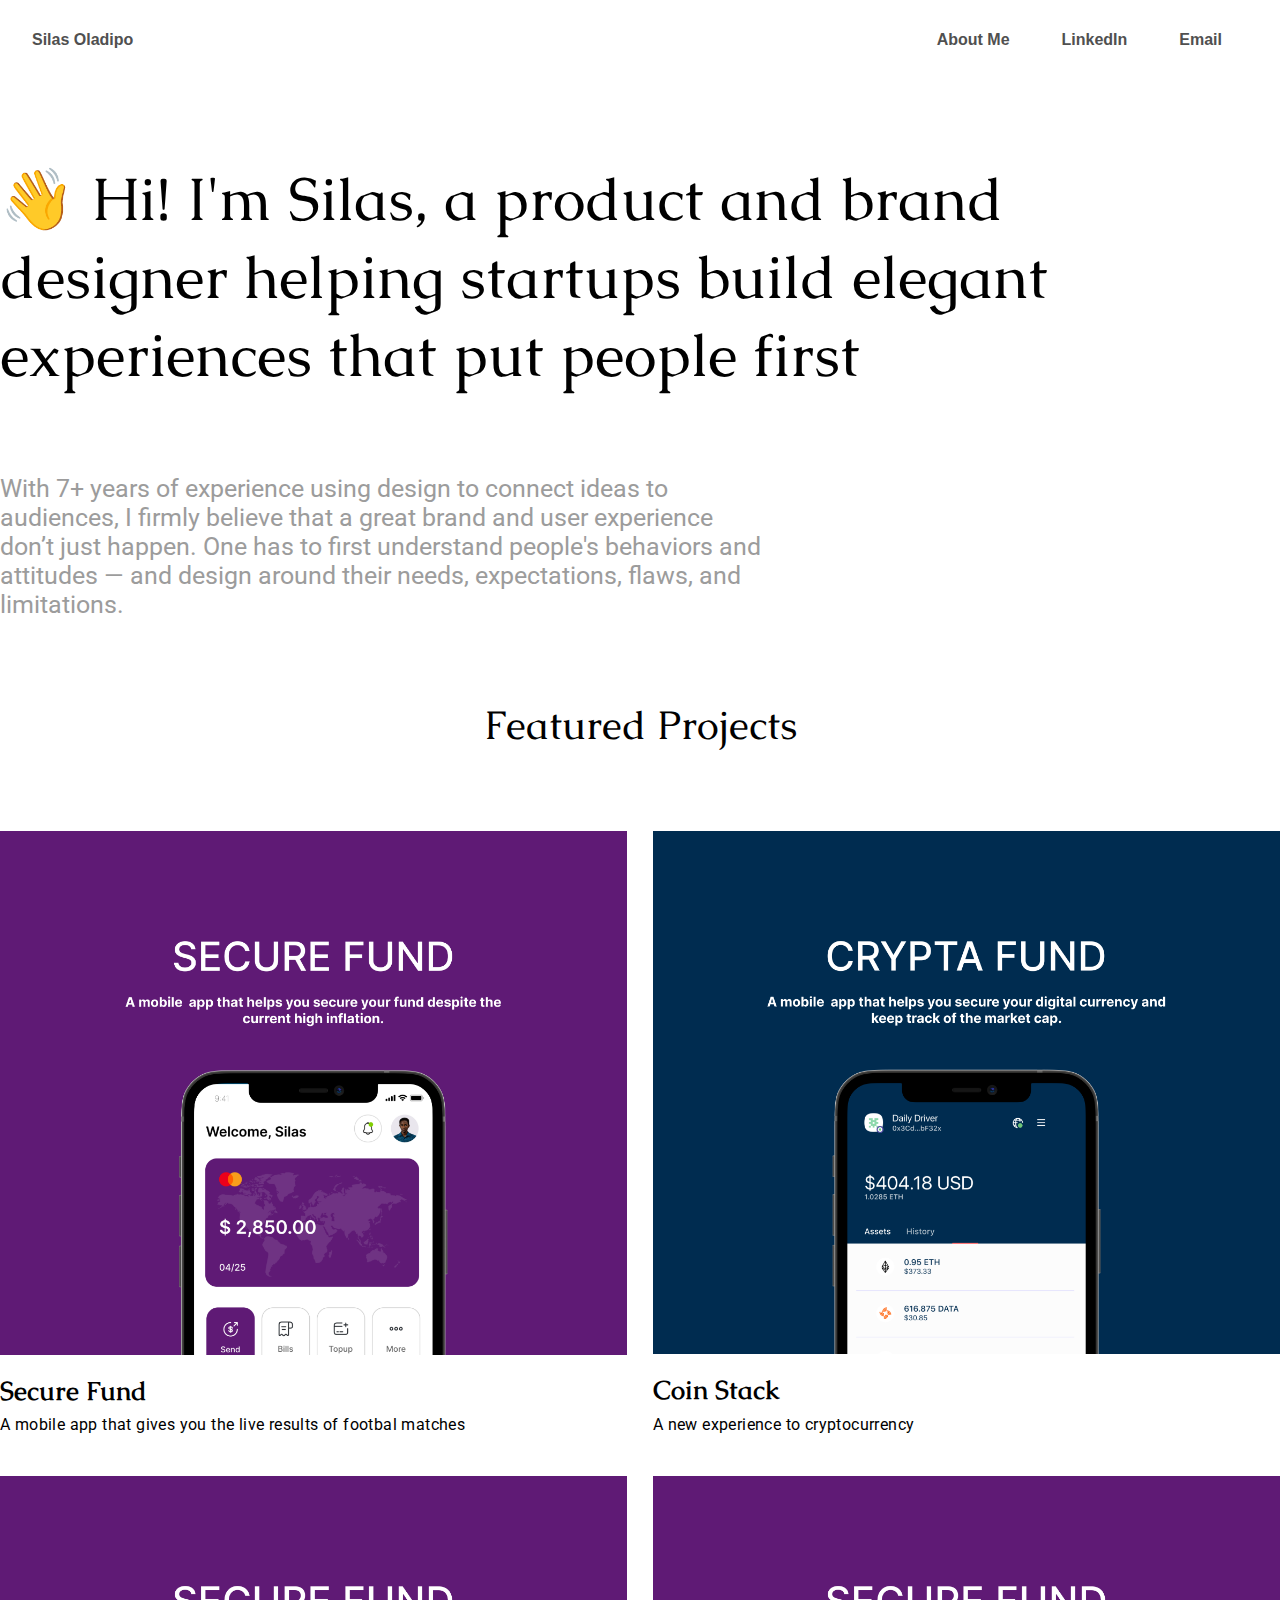
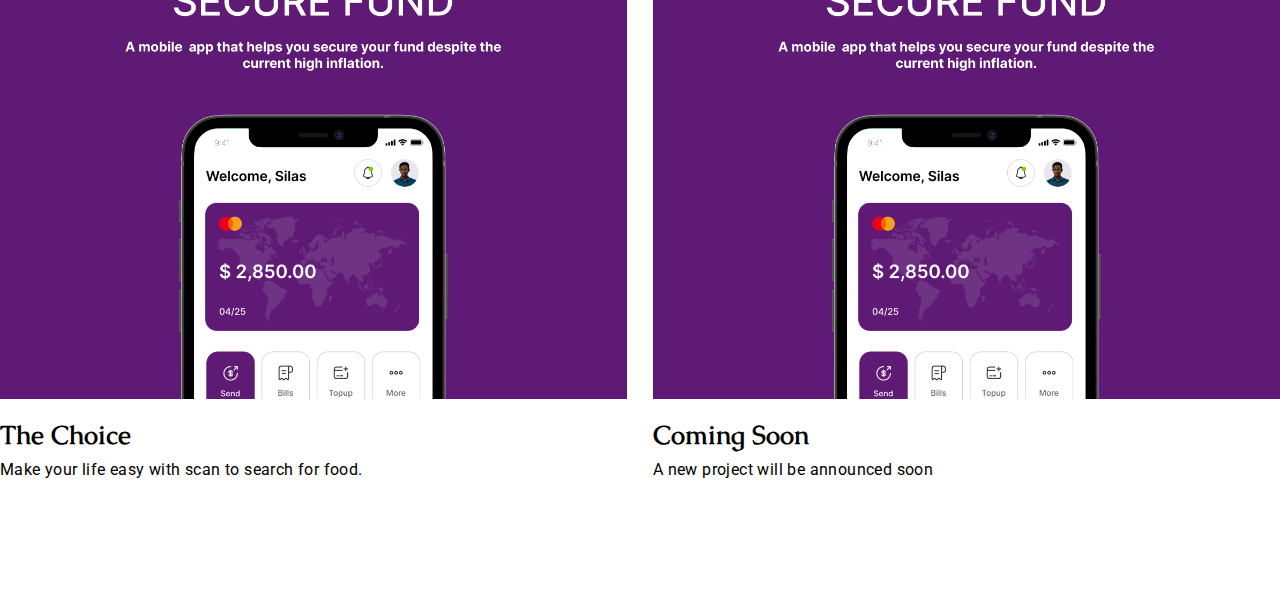
<file: index.html>
<!DOCTYPE html>
<html lang="en">
<head>
    <meta charset="UTF-8">
    <meta http-equiv="X-UA-Compatible" content="IE=edge">
    <meta name="viewport" content="width=device-width, initial-scale=1.0">
    <link rel="stylesheet" href="main.css">
    <title>Product Designer Portfolio</title>
</head>
<body>
    <header>
        <div class="container">

       
        <div class="name"><a href="#">Silas Oladipo</a></div>
        
           

        
        <input type="checkbox" id="check">
        <label for="check" class="menu-btn">
            
                <span></span>
                <span></span>
                <span></span>
           
            </label>
            <ul class="menu">
                <li><a href="#"> About Me</a></li>
                <li><a href="#"> LinkedIn</a></li>
                <li><a href="#"> Email</a></li>
            </ul>
        </div>
    </header>
    <section>
        <div class="intro1">
            👋 Hi! I'm Silas, a product and brand designer helping startups build elegant experiences that put people first
        </div>
       
        </section>
        <section>
            <div  class="intro2">With 7+ years of experience using design to connect ideas to audiences, I firmly believe that a great brand and user experience don’t just happen. One has to first understand people's behaviors and attitudes — and design around their needs, expectations, flaws, and limitations.
            </div>
    </section>


     <section class="projects">
        <div class="featuretxt">Featured Projects</div>
        <div class="works">
            <div class="work">
                <div  class="cover">
                   <a href="case-study/case1.html"> <img  src="./img/1.png" alt="work"></a>
                </div>
                <div class="work-info">
                    <h1>Secure Fund</h1>
                    <p>A mobile app that gives you the live results of footbal matches</p>
                      </div>
            </div>
            <div class="work">
                <div class="cover">
                    <a href="case-study/case2.html"> <img  src="./img/2.png" alt="work"></a>
                </div>
                <div class="work-info">
                    <h1>Coin Stack</h1>
                    <p>A new experience to cryptocurrency</p>
                     </div>
            </div>
            <div class="work">
                <div class="cover">
                    <a href="case-study/case3.html"> <img  src="./img/3.png" alt="work"></a>
                </div>
                <div class="work-info">
                    <h1>The Choice</h1>
                    <p>Make your life easy with scan to search for food.</p>
                     </div>
            </div>
            <div class="work">
                <div class="cover">
                    <a href="case-study/case4.html"> <img  src="./img/4.png" alt="work"></a>
                </div>
                <div class="work-info">
                    <h1>Coming Soon</h1>
                    <p>A new project will be announced soon</p>
                     </div>
            </div>
        </div>
    </section>
    <script src="main.js"></script>
</body>
</html>
</file>
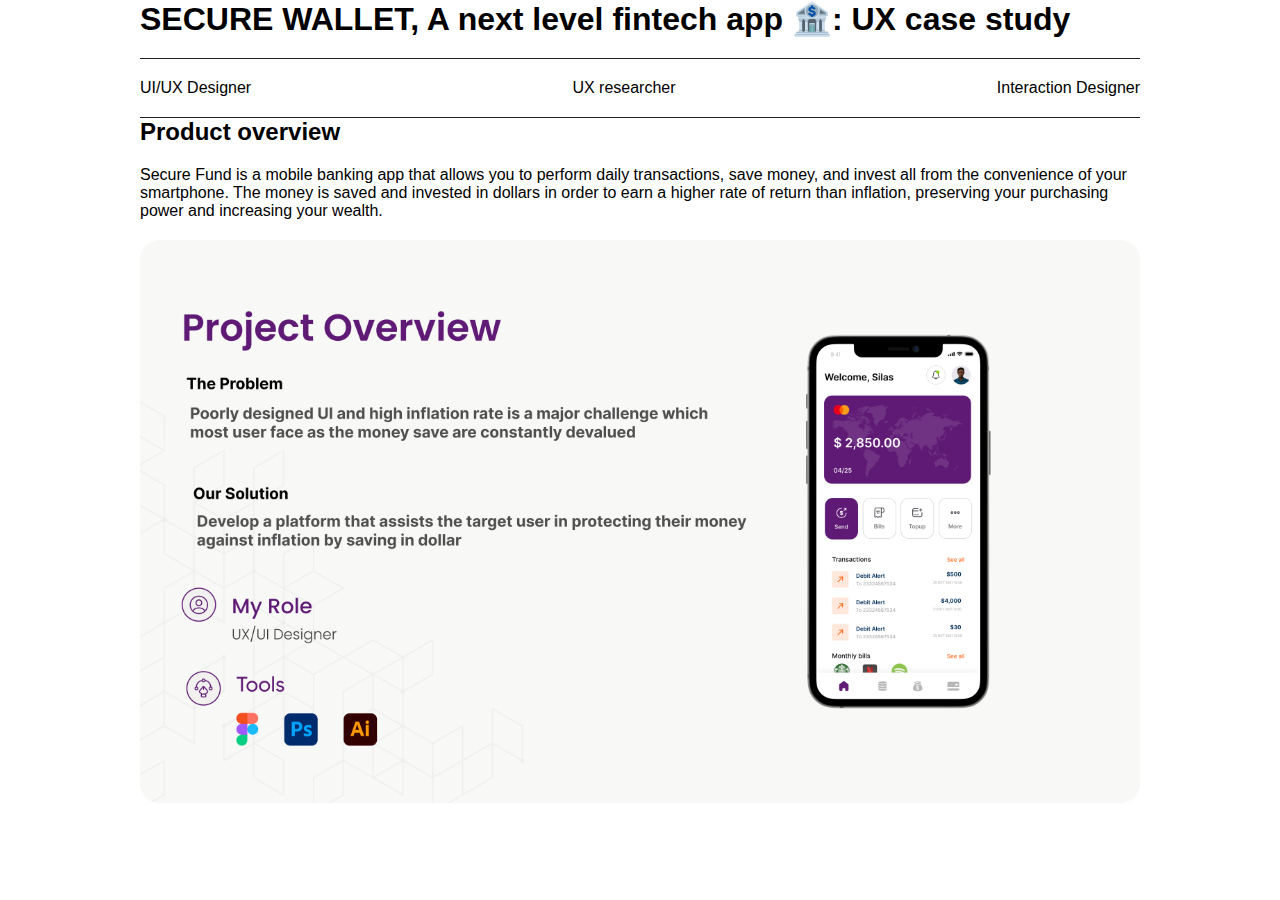
<file: case1.html>
<!DOCTYPE html>
<html lang="en">
<head>
    <meta charset="UTF-8">
    <meta http-equiv="X-UA-Compatible" content="IE=edge">
    <meta name="viewport" content="width=device-width, initial-scale=1.0">
    <link rel="stylesheet" href="case.css">
    <title>Document</title>
</head>
<body>
    <div class="container">
        <h1>SECURE WALLET, A next level fintech app 🏦: UX case study</h1>
        <div class="roles-line1"></div>
        <div class="role-list"><ul>
            <li>UI/UX Designer</li>
            <li>UX researcher</li>
            <li>Interaction Designer</li>
        </ul></div>
        <div class="roles-line2"></div>
        
        <h2>Product overview</h3>
            <p>Secure Fund is a mobile banking app that allows you 
                to perform daily transactions, save money, and invest 
                all from the convenience of your smartphone. The money 
                is saved and invested in dollars in order to earn a higher 
                rate of return than inflation, preserving your purchasing 
                power and increasing your wealth.
            </p>
                <img  src="./img/case1/1.jpg" alt="work">    
    </div>
    </body>
</html>
</file>
<file: main.css>
@import url('https://fonts.googleapis.com/css2?family=Caudex&family=Roboto:ital,wght@0,100;0,300;0,400;1,300;1,400&display=swap');
:root {
    --primary: #a6f5ff;
    --light: #9c9c9c;
    --dark: #212121;
}

*{
    margin: 0;
    padding: 0;
    box-sizing: border-box;
    font-family: Arial, Helvetica, sans-serif;
}
.container{
    max-width: 1300px;
    margin: 0 auto;
    justify-content: space-between;
    display: flex;
    align-items: center;
    padding: 16px 32px;
    height: 80px;
}
.name {
    font-size: medium;
}
ul {
    list-style-type: none;
     display: flex;
 }
 li{
     margin: 10px;
 }
 .name a{
    color: rgb(80, 80, 80);
    font-weight: 600;
    text-decoration: none;
 }
 .menu a {
    color: rgb(80, 80, 80);
    font-weight: 600;
    text-decoration: none;
    transition: 0.4s;
    padding: 8px 16px;
    border-radius: 99px;
}
.menu-btn{
    display: none;
}
 .menu a:hover {
    background-color: var(--primary);
}
.featuretxt {
    text-align: center;
    font-size: 40px;
    font-family: 'Caudex', serif;
    margin-bottom: 2em;
}

.works {
    display: flex;
    justify-content: space-between;
    flex-wrap: wrap;
    
}
.work {
    width: 49%;
    margin-bottom: 2em;
 
}
.work .cover{
    overflow: hidden;
    margin-bottom: 20px;
    
}
.work .cover img {
    display: block;
        width:100%;
        height: auto;
    
        transform: scale(1);
        transition: 0.4s ease-in-out;
        margin: 0;
    }

    .work .cover img:hover {
   transform: scale(1.1);
    }

    .work  .work-info h1 {
        font-family: 'Caudex', serif;
            font-size: 1.6em;
            margin-bottom: .3em;
        }

        .work  .work-info p {
            font-family: 'Roboto', sans-serif;
            letter-spacing: .4px;
            margin-bottom: .6em;
        }

#check {
    display: none;
    }
    section{
        max-width: 1300px;
        margin: 80px auto;   
    }
    .intro1 {
        font-family: 'Caudex', serif;
        font-size: 60px;
        width: 85%;
    }
    .intro2 {
        font-family: 'Roboto', sans-serif;
        font-size: 25px;
        color: var(--light);
        width: 60%;
    }
@media (max-width:768px){
   
    .menu-btn {
        display: flex;
        flex-direction: column;
        border: none;
        outline: none;
        background: none;
        cursor: pointer;
    }
  
    .menu-btn span {

        width: 32px;
        height: 4px;
        margin-bottom:5px;
        background-color: var(--light);
        border-radius: 6px;
        transform-origin: 0 0;
        transition: 0.4s;
    }
    
    .menu-btn:hover span:nth-child(2){
       transform: translateX(10px); 
       background-color: var(--primary); 
    }
    .menu-btn.is-active span:nth-child(1) {
        transform: translate(0px, -2px) rotate(45deg);
    }
    
    .menu-btn.is-active span:nth-child(2) {
        opacity: 0;
        transform: translateX(15px);
    }
    .menu-btn.is-active span:nth-child(3) {
        transform: translate(-3px, 3px) rotate(-45deg);
    }
    .menu-btn.is-active:hover span {
        background-color: var(--primary);
    }
     ul{
       display: flex;
       flex-direction: column;  
       position: fixed;
       top: 60px;
       left:-100%;
       background-color: rgba(255, 255, 255, 0.8);
       height: 30vh;
       width: 100%;
       text-align: center;
    }
     
     
    .menu li {
        margin: 20px 0;
    }
    .menu  li a {
        font-size: 20px;
   
    }
    .menu a.is-active, .menu a:hover {
        background:none;
        color:  var(--primary);
    }
  #check:checked ~ ul{
    left: 0;
        }
   
}
</file>
<file: case.css>
@import url('https://fonts.googleapis.com/css2?family=Caudex&family=Roboto:ital,wght@0,100;0,300;0,400;1,300;1,400&display=swap');
:root {
    --primary: #a6f5ff;
    --light: #9c9c9c;
    --dark: #212121;
}

*{
    margin: 0;
    padding: 0;
    box-sizing: border-box;
    font-family: Arial, Helvetica, sans-serif;
}
.container{
    max-width: 1000px;
    margin: 0 auto;
}
  .roles-line1{
    height: 1px;
  margin-bottom: 20px;
    background-color: var(--dark);
   
}
.roles-line2{
margin-top: 20px;
height: 1px;
  background-color: var(--dark);
}

.role-list ul{
display: flex;
justify-content: space-between;
}
img {
    display: block;
        width:100%;
        height: auto;
        border-radius: 20px;
    }
h1, 
h2,
p{
    margin-bottom: 20px;
}
li{
list-style-type: none;
}
</file>
